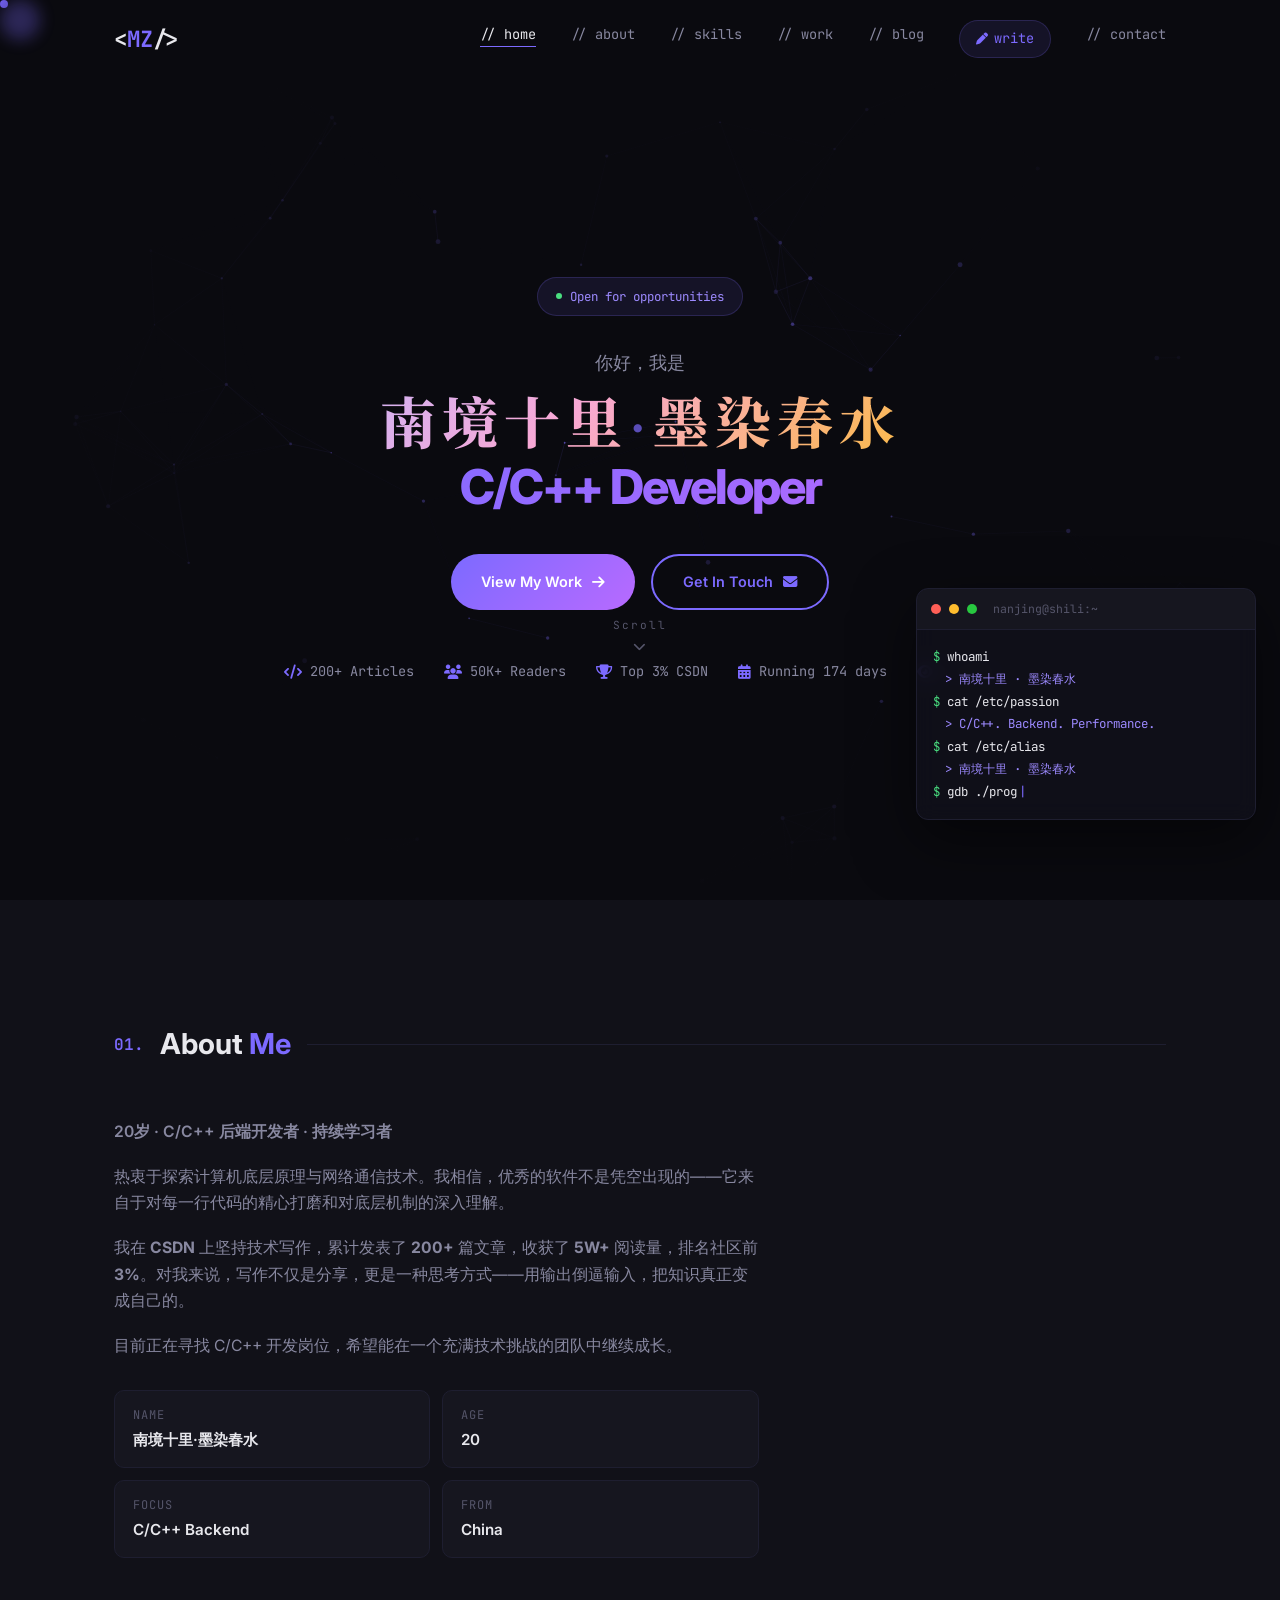
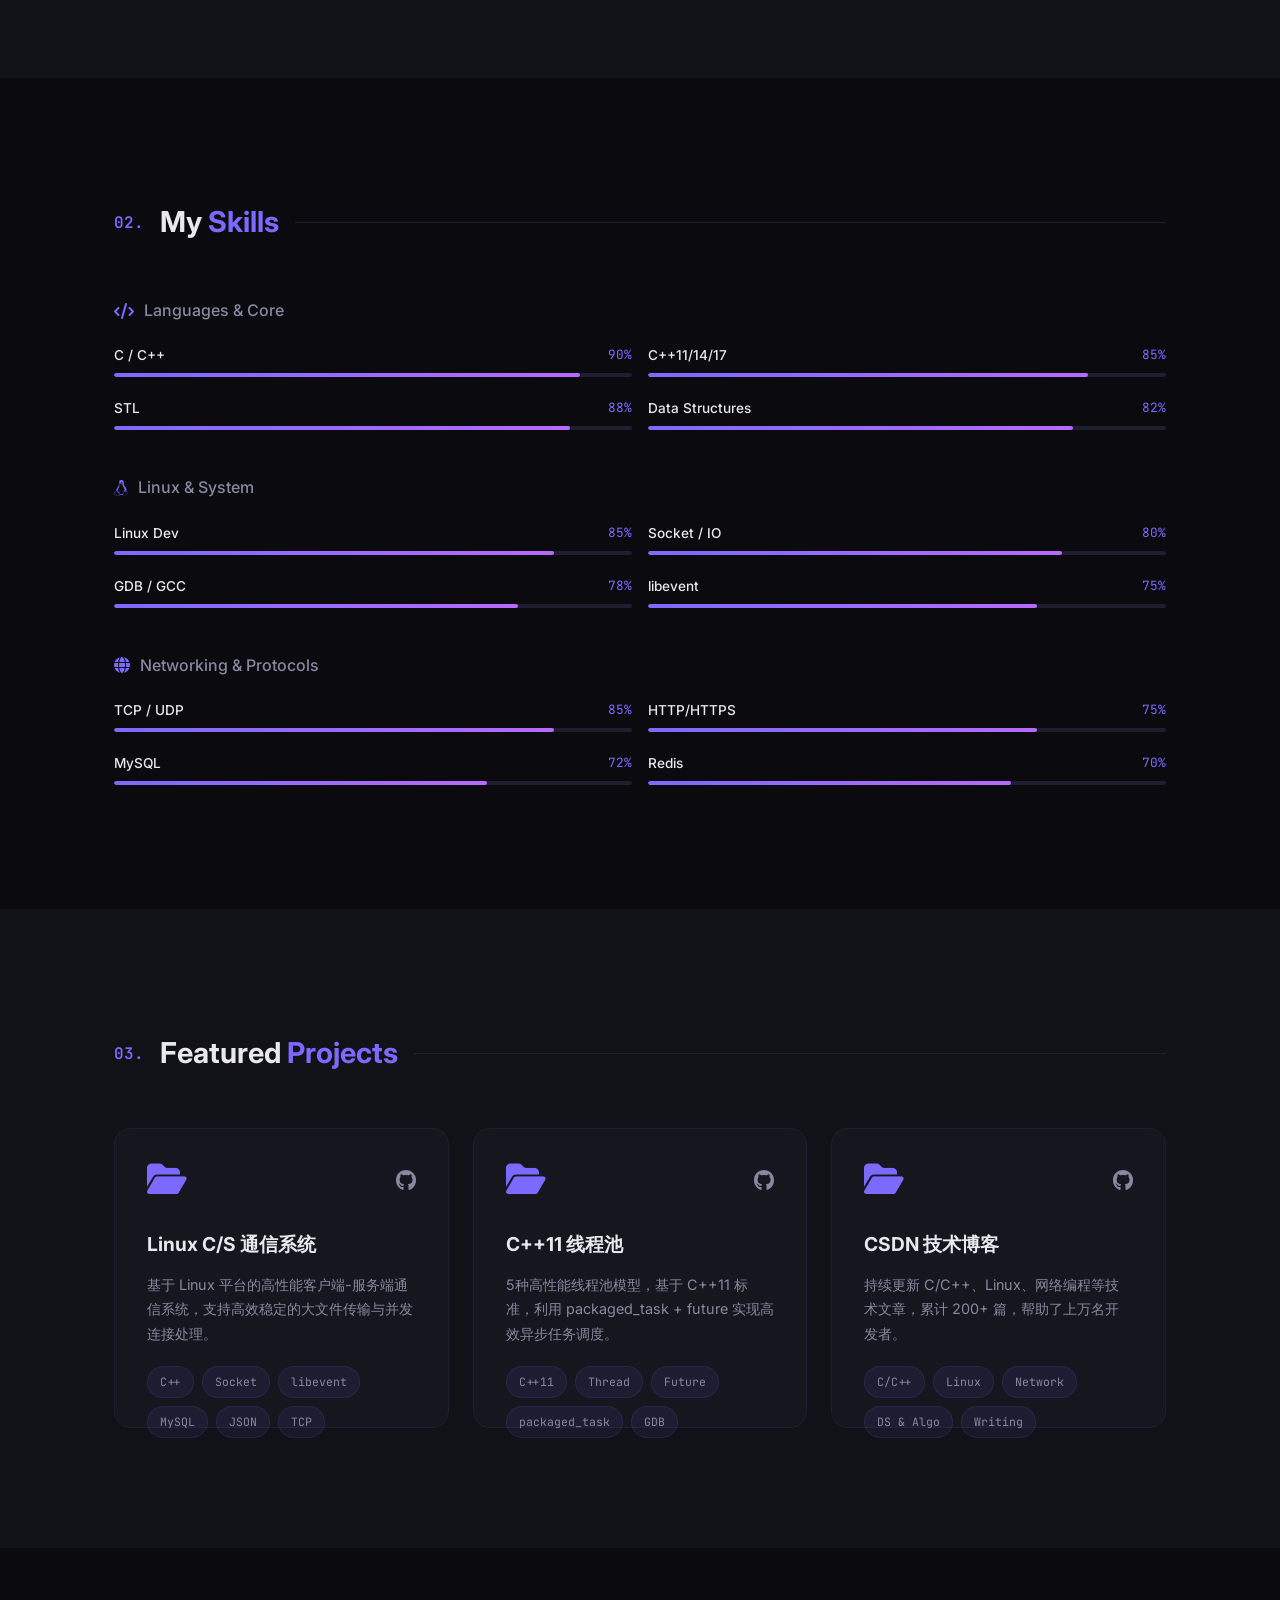
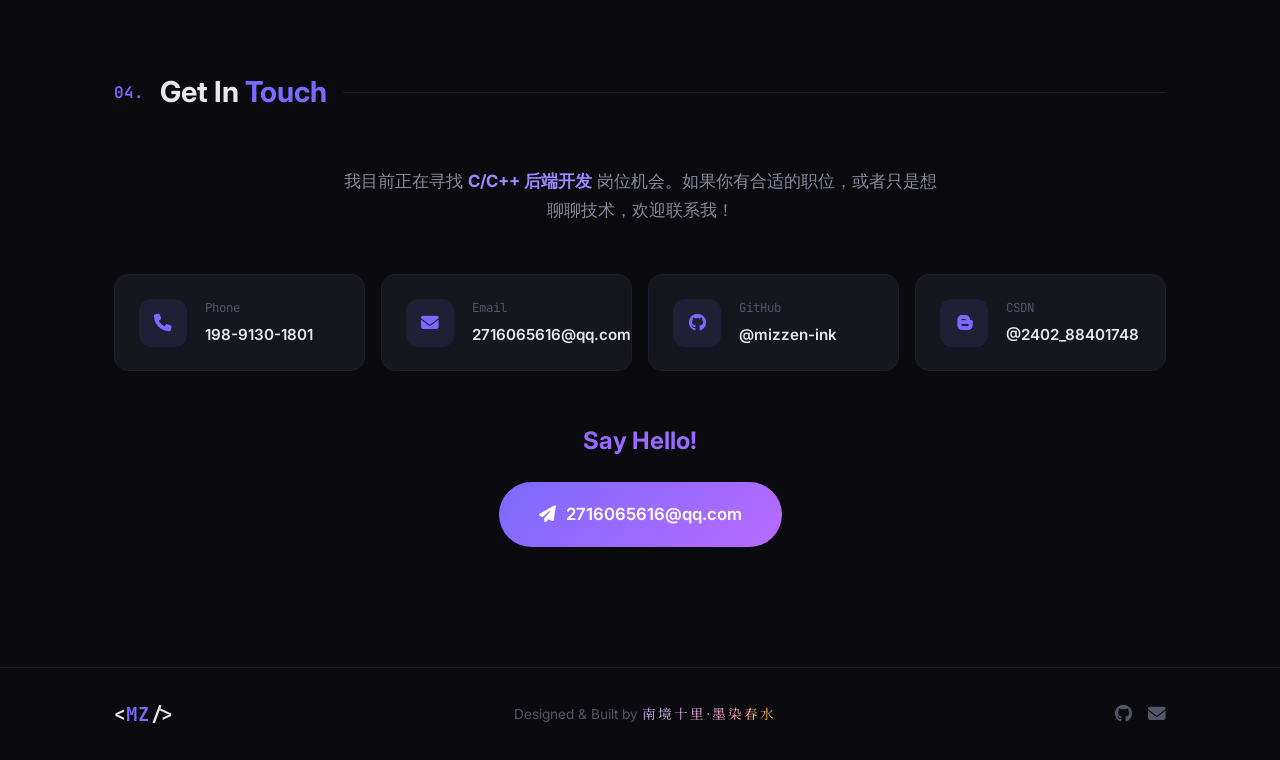
<file: index.html>
<!DOCTYPE html>
<html lang="zh-CN">
<head>
    <meta charset="UTF-8">
    <meta name="viewport" content="width=device-width, initial-scale=1.0">
    <title>南境十里·墨染春水 | C/C++ 开发工程师</title>
    <link rel="preconnect" href="https://fonts.googleapis.com">
    <link rel="preconnect" href="https://fonts.gstatic.com" crossorigin>
    <link href="https://fonts.googleapis.com/css2?family=JetBrains+Mono:wght@400;500;600;700;800&family=Inter:wght@300;400;500;600;700;800&family=Noto+Serif+SC:wght@400;600;700&display=swap" rel="stylesheet">
    <link rel="stylesheet" href="https://cdnjs.cloudflare.com/ajax/libs/font-awesome/6.5.1/css/all.min.css">
    <link rel="stylesheet" href="css/style.css">
</head>
<body>
    <div id="cursor"></div>
    <div id="cursor-blur"></div>

    <nav id="navbar">
        <div class="nav-container">
            <a href="#home" class="nav-logo">&lt;<span>MZ</span>/&gt;</a>
            <ul class="nav-menu">
                <li><a href="#home" class="nav-link active">// home</a></li>
                <li><a href="#about" class="nav-link">// about</a></li>
                <li><a href="#skills" class="nav-link">// skills</a></li>
                <li><a href="#projects" class="nav-link">// work</a></li>
                <li><a href="blog.html" class="nav-link">// blog</a></li>
                <li><a href="editor/" class="nav-link nav-write"><i class="fas fa-pen"></i> write</a></li>
                <li><a href="#contact" class="nav-link">// contact</a></li>
            </ul>
            <div class="nav-toggle">
                <span></span>
                <span></span>
                <span></span>
            </div>
        </div>
    </nav>

    <section id="home" class="hero">
        <canvas id="particle-canvas"></canvas>
        <div class="hero-overlay"></div>
        <div class="hero-container">
            <div class="hero-badge">
                <span class="badge-dot"></span>
                Open for opportunities
            </div>
            <div class="hero-text">
                <p class="hero-greeting">你好，我是</p>
                <h1 class="hero-title">
                    <span class="title-line title-name">南境十里<span class="title-dot">·</span>墨染春水</span>
                    <span class="title-line title-accent">C/C++ Developer</span>
                </h1>
            </div>
            <div class="hero-actions">
                <a href="#projects" class="btn btn-primary">
                    <span>View My Work</span>
                    <i class="fas fa-arrow-right"></i>
                </a>
                <a href="#contact" class="btn btn-outline">
                    <span>Get In Touch</span>
                    <i class="fas fa-envelope"></i>
                </a>
            </div>
            <div class="hero-status">
                <div class="status-item">
                    <i class="fas fa-code"></i>
                    <span>200+ Articles</span>
                </div>
                <div class="status-item">
                    <i class="fas fa-users"></i>
                    <span>50K+ Readers</span>
                </div>
                <div class="status-item">
                    <i class="fas fa-trophy"></i>
                    <span>Top 3% CSDN</span>
                </div>
                <div class="status-item">
                    <i class="fas fa-calendar-alt"></i>
                    <span id="site-age">Loading...</span>
                </div>
                <div class="status-item">
                    <i class="fas fa-eye"></i>
                    <span id="view-count"><span id="busuanzi_value_site_pv">0</span> Views</span>
                </div>
            </div>
            <div class="scroll-indicator">
                <span>Scroll</span>
                <i class="fas fa-chevron-down"></i>
            </div>
        </div>
        <div class="terminal-decoration">
            <div class="terminal-bar">
                <span class="terminal-dot red"></span>
                <span class="terminal-dot yellow"></span>
                <span class="terminal-dot green"></span>
                <span class="terminal-title">nanjing@shili:~</span>
            </div>
            <div class="terminal-body">
                <p><span class="prompt">$</span> <span class="cmd">whoami</span></p>
                <p class="output">&gt; 南境十里 · 墨染春水</p>
                <p><span class="prompt">$</span> <span class="cmd">cat /etc/passion</span></p>
                <p class="output">&gt; C/C++. Backend. Performance.</p>
                <p><span class="prompt">$</span> <span class="cmd">cat /etc/alias</span></p>
                <p class="output">&gt; 南境十里 · 墨染春水</p>
                <p><span class="prompt">$</span> <span class="cmd typing-cmd">./build.sh --target future</span><span class="typed-cursor">|</span></p>
            </div>
        </div>
    </section>

    <section id="about" class="about">
        <div class="container">
            <div class="section-header">
                <span class="section-number">01.</span>
                <h2 class="section-title">About <span>Me</span></h2>
                <div class="section-line"></div>
            </div>
            <div class="about-grid">
                <div class="about-text">
                    <p class="about-highlight">20岁 · C/C++ 后端开发者 · 持续学习者</p>
                    <p>热衷于探索计算机底层原理与网络通信技术。我相信，优秀的软件不是凭空出现的——它来自于对每一行代码的精心打磨和对底层机制的深入理解。</p>
                    <p>我在 <strong>CSDN</strong> 上坚持技术写作，累计发表了 <strong>200+</strong> 篇文章，收获了 <strong>5W+</strong> 阅读量，排名社区前 <strong>3%</strong>。对我来说，写作不仅是分享，更是一种思考方式——用输出倒逼输入，把知识真正变成自己的。</p>
                    <p>目前正在寻找 C/C++ 开发岗位，希望能在一个充满技术挑战的团队中继续成长。</p>
                    <div class="about-info">
                        <div class="info-item">
                            <span class="info-label">Name</span>
                            <span class="info-value">南境十里·墨染春水</span>
                        </div>
                        <div class="info-item">
                            <span class="info-label">Age</span>
                            <span class="info-value">20</span>
                        </div>
                        <div class="info-item">
                            <span class="info-label">Focus</span>
                            <span class="info-value">C/C++ Backend</span>
                        </div>
                        <div class="info-item">
                            <span class="info-label">From</span>
                            <span class="info-value">China</span>
                        </div>
                    </div>
                </div>
                <div class="about-stats">
                    <div class="stat-card">
                        <div class="stat-icon"><i class="fas fa-pen-fancy"></i></div>
                        <span class="stat-number" data-target="200">0</span>
                        <span class="stat-label">Articles</span>
                    </div>
                    <div class="stat-card">
                        <div class="stat-icon"><i class="fas fa-eye"></i></div>
                        <span class="stat-number" data-target="50">0</span>
                        <span class="stat-label">K+ Readers</span>
                    </div>
                    <div class="stat-card">
                        <div class="stat-icon"><i class="fas fa-chart-line"></i></div>
                        <span class="stat-number-pct">3%</span>
                        <span class="stat-label">CSDN Top</span>
                    </div>
                    <div class="stat-card">
                        <div class="stat-icon"><i class="fas fa-code-branch"></i></div>
                        <span class="stat-number" data-target="2">0</span>
                        <span class="stat-label">Projects</span>
                    </div>
                </div>
            </div>
        </div>
    </section>

    <section id="skills" class="skills">
        <div class="container">
            <div class="section-header">
                <span class="section-number">02.</span>
                <h2 class="section-title">My <span>Skills</span></h2>
                <div class="section-line"></div>
            </div>
            <div class="skills-content">
                <div class="skills-category">
                    <h3><i class="fas fa-code"></i> Languages & Core</h3>
                    <div class="skills-grid">
                        <div class="skill-item">
                            <div class="skill-info">
                                <span>C / C++</span>
                                <span class="skill-pct">90%</span>
                            </div>
                            <div class="skill-bar"><div class="skill-progress" data-width="90"></div></div>
                        </div>
                        <div class="skill-item">
                            <div class="skill-info">
                                <span>C++11/14/17</span>
                                <span class="skill-pct">85%</span>
                            </div>
                            <div class="skill-bar"><div class="skill-progress" data-width="85"></div></div>
                        </div>
                        <div class="skill-item">
                            <div class="skill-info">
                                <span>STL</span>
                                <span class="skill-pct">88%</span>
                            </div>
                            <div class="skill-bar"><div class="skill-progress" data-width="88"></div></div>
                        </div>
                        <div class="skill-item">
                            <div class="skill-info">
                                <span>Data Structures</span>
                                <span class="skill-pct">82%</span>
                            </div>
                            <div class="skill-bar"><div class="skill-progress" data-width="82"></div></div>
                        </div>
                    </div>
                </div>
                <div class="skills-category">
                    <h3><i class="fab fa-linux"></i> Linux & System</h3>
                    <div class="skills-grid">
                        <div class="skill-item">
                            <div class="skill-info">
                                <span>Linux Dev</span>
                                <span class="skill-pct">85%</span>
                            </div>
                            <div class="skill-bar"><div class="skill-progress" data-width="85"></div></div>
                        </div>
                        <div class="skill-item">
                            <div class="skill-info">
                                <span>Socket / IO</span>
                                <span class="skill-pct">80%</span>
                            </div>
                            <div class="skill-bar"><div class="skill-progress" data-width="80"></div></div>
                        </div>
                        <div class="skill-item">
                            <div class="skill-info">
                                <span>GDB / GCC</span>
                                <span class="skill-pct">78%</span>
                            </div>
                            <div class="skill-bar"><div class="skill-progress" data-width="78"></div></div>
                        </div>
                        <div class="skill-item">
                            <div class="skill-info">
                                <span>libevent</span>
                                <span class="skill-pct">75%</span>
                            </div>
                            <div class="skill-bar"><div class="skill-progress" data-width="75"></div></div>
                        </div>
                    </div>
                </div>
                <div class="skills-category">
                    <h3><i class="fas fa-globe"></i> Networking & Protocols</h3>
                    <div class="skills-grid">
                        <div class="skill-item">
                            <div class="skill-info">
                                <span>TCP / UDP</span>
                                <span class="skill-pct">85%</span>
                            </div>
                            <div class="skill-bar"><div class="skill-progress" data-width="85"></div></div>
                        </div>
                        <div class="skill-item">
                            <div class="skill-info">
                                <span>HTTP/HTTPS</span>
                                <span class="skill-pct">75%</span>
                            </div>
                            <div class="skill-bar"><div class="skill-progress" data-width="75"></div></div>
                        </div>
                        <div class="skill-item">
                            <div class="skill-info">
                                <span>MySQL</span>
                                <span class="skill-pct">72%</span>
                            </div>
                            <div class="skill-bar"><div class="skill-progress" data-width="72"></div></div>
                        </div>
                        <div class="skill-item">
                            <div class="skill-info">
                                <span>Redis</span>
                                <span class="skill-pct">70%</span>
                            </div>
                            <div class="skill-bar"><div class="skill-progress" data-width="70"></div></div>
                        </div>
                    </div>
                </div>
            </div>
        </div>
    </section>

    <section id="projects" class="projects">
        <div class="container">
            <div class="section-header">
                <span class="section-number">03.</span>
                <h2 class="section-title">Featured <span>Projects</span></h2>
                <div class="section-line"></div>
            </div>
            <div class="projects-grid">
                <div class="project-card">
                    <div class="project-card-inner">
                        <div class="project-front">
                            <div class="project-top">
                                <div class="project-folder"><i class="fas fa-folder-open"></i></div>
                                <div class="project-links">
                                    <a href="https://github.com/mizzen-ink/myproject" target="_blank" title="GitHub"><i class="fab fa-github"></i></a>
                                </div>
                            </div>
                            <h3 class="project-title">Linux C/S 通信系统</h3>
                            <p class="project-desc">基于 Linux 平台的高性能客户端-服务端通信系统，支持高效稳定的大文件传输与并发连接处理。</p>
                            <div class="project-techs">
                                <span>C++</span><span>Socket</span><span>libevent</span>
                                <span>MySQL</span><span>JSON</span><span>TCP</span>
                            </div>
                        </div>
                    </div>
                </div>
                <div class="project-card">
                    <div class="project-card-inner">
                        <div class="project-front">
                            <div class="project-top">
                                <div class="project-folder"><i class="fas fa-folder-open"></i></div>
                                <div class="project-links">
                                    <a href="https://github.com/mizzen-ink/threadpool" target="_blank" title="GitHub"><i class="fab fa-github"></i></a>
                                </div>
                            </div>
                            <h3 class="project-title">C++11 线程池</h3>
                            <p class="project-desc">5种高性能线程池模型，基于 C++11 标准，利用 packaged_task + future 实现高效异步任务调度。</p>
                            <div class="project-techs">
                                <span>C++11</span><span>Thread</span><span>Future</span>
                                <span>packaged_task</span><span>GDB</span>
                            </div>
                        </div>
                    </div>
                </div>
                <div class="project-card">
                    <div class="project-card-inner">
                        <div class="project-front">
                            <div class="project-top">
                                <div class="project-folder"><i class="fas fa-folder-open"></i></div>
                                <div class="project-links">
                                    <a href="https://github.com/mizzen-ink" target="_blank" title="GitHub"><i class="fab fa-github"></i></a>
                                </div>
                            </div>
                            <h3 class="project-title">CSDN 技术博客</h3>
                            <p class="project-desc">持续更新 C/C++、Linux、网络编程等技术文章，累计 200+ 篇，帮助了上万名开发者。</p>
                            <div class="project-techs">
                                <span>C/C++</span><span>Linux</span><span>Network</span>
                                <span>DS & Algo</span><span>Writing</span>
                            </div>
                        </div>
                    </div>
                </div>
            </div>
        </div>
    </section>

    <section id="contact" class="contact">
        <div class="container">
            <div class="section-header">
                <span class="section-number">04.</span>
                <h2 class="section-title">Get In <span>Touch</span></h2>
                <div class="section-line"></div>
            </div>
            <div class="contact-content">
                <div class="contact-text">
                    <p>我目前正在寻找 <strong>C/C++ 后端开发</strong> 岗位机会。如果你有合适的职位，或者只是想聊聊技术，欢迎联系我！</p>
                </div>
                <div class="contact-cards">
                    <a href="tel:19891301801" class="contact-card">
                        <div class="contact-card-icon"><i class="fas fa-phone"></i></div>
                        <div class="contact-card-info">
                            <span class="contact-card-label">Phone</span>
                            <span class="contact-card-value">198-9130-1801</span>
                        </div>
                    </a>
                    <a href="mailto:2716065616@qq.com" class="contact-card">
                        <div class="contact-card-icon"><i class="fas fa-envelope"></i></div>
                        <div class="contact-card-info">
                            <span class="contact-card-label">Email</span>
                            <span class="contact-card-value">2716065616@qq.com</span>
                        </div>
                    </a>
                    <a href="https://github.com/mizzen-ink" target="_blank" class="contact-card">
                        <div class="contact-card-icon"><i class="fab fa-github"></i></div>
                        <div class="contact-card-info">
                            <span class="contact-card-label">GitHub</span>
                            <span class="contact-card-value">@mizzen-ink</span>
                        </div>
                    </a>
                    <a href="https://blog.csdn.net/2402_88401748" target="_blank" class="contact-card">
                        <div class="contact-card-icon"><i class="fab fa-blogger-b"></i></div>
                        <div class="contact-card-info">
                            <span class="contact-card-label">CSDN</span>
                            <span class="contact-card-value">@2402_88401748</span>
                        </div>
                    </a>
                </div>
                <div class="contact-cta">
                    <p>Say Hello!</p>
                    <a href="mailto:2716065616@qq.com" class="btn btn-primary btn-large">
                        <i class="fas fa-paper-plane"></i>
                        <span>2716065616@qq.com</span>
                    </a>
                </div>
            </div>
        </div>
    </section>

    <footer>
        <div class="footer-container">
            <div class="footer-logo">&lt;<span>MZ</span>/&gt;</div>
            <p class="footer-text">Designed & Built by <span class="footer-alias">南境十里·墨染春水</span></p>
            <div class="footer-socials">
                <a href="https://github.com/mizzen-ink" target="_blank"><i class="fab fa-github"></i></a>
                <a href="mailto:2716065616@qq.com"><i class="fas fa-envelope"></i></a>
            </div>
        </div>
    </footer>

    <script src="js/main.js"></script>
    <script async src="https://busuanzi.ibruce.info/busuanzi/2.3/busuanzi.pure.mini.js"></script>
</body>
</html>
</file>
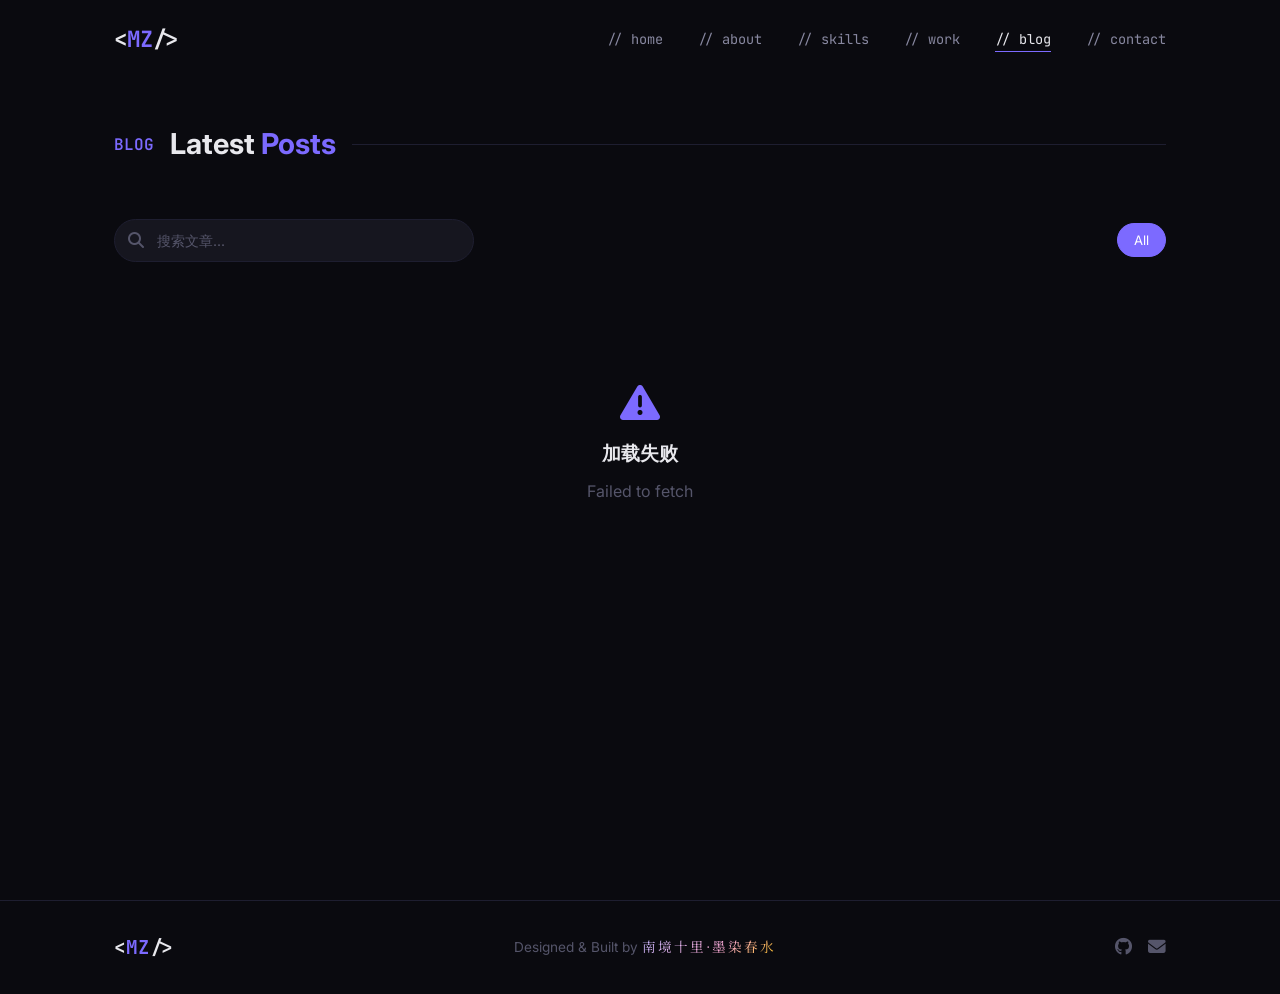
<file: blog.html>
<!DOCTYPE html>
<html lang="zh-CN">
<head>
    <meta charset="UTF-8">
    <meta name="viewport" content="width=device-width, initial-scale=1.0">
    <title>博客 | 南境十里·墨染春水</title>
    <link rel="preconnect" href="https://fonts.googleapis.com">
    <link rel="preconnect" href="https://fonts.gstatic.com" crossorigin>
    <link href="https://fonts.googleapis.com/css2?family=JetBrains+Mono:wght@400;500;600;700;800&family=Inter:wght@300;400;500;600;700;800&family=Noto+Serif+SC:wght@400;600;700&display=swap" rel="stylesheet">
    <link rel="stylesheet" href="https://cdnjs.cloudflare.com/ajax/libs/font-awesome/6.5.1/css/all.min.css">
    <link rel="stylesheet" href="css/style.css">
</head>
<body>
    <nav id="navbar">
        <div class="nav-container">
            <a href="index.html" class="nav-logo">&lt;<span>MZ</span>/&gt;</a>
            <ul class="nav-menu">
                <li><a href="index.html" class="nav-link">// home</a></li>
                <li><a href="index.html#about" class="nav-link">// about</a></li>
                <li><a href="index.html#skills" class="nav-link">// skills</a></li>
                <li><a href="index.html#projects" class="nav-link">// work</a></li>
                <li><a href="blog.html" class="nav-link active">// blog</a></li>
                <li><a href="index.html#contact" class="nav-link">// contact</a></li>
            </ul>
            <div class="nav-toggle"><span></span><span></span><span></span></div>
        </div>
    </nav>

    <section class="blog-page">
        <div class="container">
            <div class="section-header" style="padding-top: 120px;">
                <span class="section-number">BLOG</span>
                <h2 class="section-title">Latest <span>Posts</span></h2>
                <div class="section-line"></div>
            </div>

            <div class="blog-toolbar">
                <div class="blog-search">
                    <i class="fas fa-search"></i>
                    <input type="text" id="blog-search" placeholder="搜索文章..." oninput="filterPosts()">
                </div>
                <div class="blog-filter">
                    <button class="filter-btn active" data-filter="all" onclick="filterByTag('all')">All</button>
                </div>
            </div>

            <div id="blog-list" class="blog-list">
                <div class="blog-loading">
                    <i class="fas fa-spinner fa-spin"></i>
                    <p>加载文章中...</p>
                </div>
            </div>
        </div>
    </section>

    <footer>
        <div class="footer-container">
            <div class="footer-logo">&lt;<span>MZ</span>/&gt;</div>
            <p class="footer-text">Designed & Built by <span class="footer-alias">南境十里·墨染春水</span></p>
            <div class="footer-socials">
                <a href="https://github.com/mizzen-ink" target="_blank"><i class="fab fa-github"></i></a>
                <a href="mailto:2716065616@qq.com"><i class="fas fa-envelope"></i></a>
            </div>
        </div>
    </footer>

    <script src="js/blog.js"></script>
    <script src="js/main.js"></script>
    <script async src="https://busuanzi.ibruce.info/busuanzi/2.3/busuanzi.pure.mini.js"></script>
</body>
</html>
</file>
<file: css/style.css>
/* ============================================
   南境十里·墨染春水 | Personal Portfolio
   Modern Dark Theme with Glassmorphism
   ============================================ */

:root {
    --bg-primary: #0a0a0f;
    --bg-secondary: #111118;
    --bg-card: #16161f;
    --bg-card-hover: #1c1c2a;
    --text-primary: #e8e8ed;
    --text-secondary: #8888a0;
    --text-muted: #55556a;
    --accent: #7c6aff;
    --accent-light: #9d8aff;
    --accent-glow: rgba(124, 106, 255, 0.25);
    --accent-gradient: linear-gradient(135deg, #7c6aff, #b86aff);
    --border: #1e1e30;
    --border-light: #2a2a40;
    --font-mono: 'JetBrains Mono', 'Fira Code', monospace;
    --font-sans: 'Inter', -apple-system, 'PingFang SC', 'Microsoft YaHei', sans-serif;
    --transition: all 0.3s cubic-bezier(0.4, 0, 0.2, 1);
    --shadow: 0 8px 40px rgba(0, 0, 0, 0.3);
    --glow: 0 0 40px var(--accent-glow);
}

* { margin: 0; padding: 0; box-sizing: border-box; }

html { scroll-behavior: smooth; scrollbar-width: thin; scrollbar-color: var(--accent) var(--bg-primary); }

::-webkit-scrollbar { width: 6px; }
::-webkit-scrollbar-track { background: var(--bg-primary); }
::-webkit-scrollbar-thumb { background: var(--accent); border-radius: 3px; }

body {
    font-family: var(--font-sans);
    background: var(--bg-primary);
    color: var(--text-primary);
    line-height: 1.7;
    overflow-x: hidden;
    cursor: none;
}

a { text-decoration: none; color: inherit; }
ul { list-style: none; }

.container {
    max-width: 1100px;
    margin: 0 auto;
    padding: 0 24px;
}

/* ============================================
   Custom Cursor
   ============================================ */
#cursor {
    position: fixed;
    width: 8px;
    height: 8px;
    background: var(--accent);
    border-radius: 50%;
    pointer-events: none;
    z-index: 9999;
    transition: transform 0.1s;
    mix-blend-mode: difference;
}
#cursor-blur {
    position: fixed;
    width: 40px;
    height: 40px;
    background: var(--accent);
    border-radius: 50%;
    pointer-events: none;
    z-index: 9998;
    filter: blur(8px);
    opacity: 0.3;
    transition: all 0.15s;
}

/* ============================================
   Navigation
   ============================================ */
#navbar {
    position: fixed;
    top: 0;
    width: 100%;
    z-index: 1000;
    padding: 20px 0;
    transition: var(--transition);
}
#navbar.scrolled {
    background: rgba(10, 10, 15, 0.85);
    backdrop-filter: blur(20px);
    -webkit-backdrop-filter: blur(20px);
    border-bottom: 1px solid var(--border);
    padding: 12px 0;
}
.nav-container {
    max-width: 1100px;
    margin: 0 auto;
    padding: 0 24px;
    display: flex;
    justify-content: space-between;
    align-items: center;
}
.nav-logo {
    font-family: var(--font-mono);
    font-size: 1.4rem;
    font-weight: 700;
    color: var(--text-primary);
}
.nav-logo span { color: var(--accent); }
.nav-menu { display: flex; gap: 35px; }
.nav-link {
    font-family: var(--font-mono);
    font-size: 0.85rem;
    color: var(--text-secondary);
    transition: var(--transition);
    position: relative;
}
.nav-link::after {
    content: '';
    position: absolute;
    bottom: -4px;
    left: 0;
    width: 0;
    height: 1.5px;
    background: var(--accent);
    transition: var(--transition);
}
.nav-link:hover, .nav-link.active { color: var(--text-primary); }
.nav-link:hover::after, .nav-link.active::after { width: 100%; }
.nav-write {
    color: var(--accent) !important;
    background: rgba(124, 106, 255, 0.1);
    padding: 6px 16px;
    border-radius: 50px;
    border: 1px solid rgba(124, 106, 255, 0.2);
    display: flex;
    align-items: center;
    gap: 6px;
}
.nav-write i { font-size: 0.75rem; }
.nav-write:hover { background: var(--accent) !important; color: white !important; }
.nav-write::after { display: none; }
.nav-toggle { display: none; flex-direction: column; gap: 5px; cursor: pointer; padding: 5px; }
.nav-toggle span {
    display: block;
    width: 26px;
    height: 2px;
    background: var(--text-primary);
    border-radius: 2px;
    transition: var(--transition);
}
.nav-toggle.active span:nth-child(1) { transform: rotate(45deg) translate(5px, 5px); }
.nav-toggle.active span:nth-child(2) { opacity: 0; }
.nav-toggle.active span:nth-child(3) { transform: rotate(-45deg) translate(5px, -5px); }

/* ============================================
   Section Header
   ============================================ */
.section-header {
    display: flex;
    align-items: center;
    gap: 16px;
    margin-bottom: 50px;
}
.section-number {
    font-family: var(--font-mono);
    font-size: 1rem;
    color: var(--accent);
    font-weight: 600;
}
.section-title {
    font-size: 1.8rem;
    font-weight: 700;
    white-space: nowrap;
}
.section-title span { color: var(--accent); }
.section-line {
    flex: 1;
    height: 1px;
    background: var(--border);
}

/* ============================================
   Hero Section
   ============================================ */
.hero {
    min-height: 100vh;
    display: flex;
    align-items: center;
    justify-content: center;
    position: relative;
    overflow: hidden;
    padding: 120px 24px 60px;
}
#particle-canvas {
    position: absolute;
    top: 0; left: 0;
    width: 100%; height: 100%;
    z-index: 0;
}
.hero-overlay {
    position: absolute;
    top: 0; left: 0;
    width: 100%; height: 100%;
    background: radial-gradient(ellipse at center, transparent 0%, var(--bg-primary) 70%);
    z-index: 1;
}
.hero-container {
    position: relative;
    z-index: 2;
    text-align: center;
    max-width: 800px;
}
.hero-badge {
    display: inline-flex;
    align-items: center;
    gap: 8px;
    font-family: var(--font-mono);
    font-size: 0.78rem;
    color: var(--accent-light);
    background: rgba(124, 106, 255, 0.1);
    border: 1px solid rgba(124, 106, 255, 0.2);
    padding: 8px 18px;
    border-radius: 50px;
    margin-bottom: 32px;
    animation: fadeInUp 0.8s ease;
}
.badge-dot {
    width: 6px; height: 6px;
    background: #4ade80;
    border-radius: 50%;
    animation: pulse-dot 2s infinite;
}
@keyframes pulse-dot {
    0%, 100% { opacity: 1; }
    50% { opacity: 0.4; }
}
.hero-text { margin-bottom: 40px; }
.hero-greeting {
    font-size: 1.1rem;
    color: var(--text-secondary);
    margin-bottom: 12px;
    animation: fadeInUp 0.8s ease 0.1s both;
}
.hero-title { animation: fadeInUp 0.8s ease 0.2s both; }
.title-line {
    display: block;
    font-size: clamp(2.8rem, 8vw, 4.5rem);
    font-weight: 800;
    line-height: 1.1;
    letter-spacing: -2px;
}
.title-name {
    font-family: 'Noto Serif SC', 'STSong', 'SimSun', serif;
    font-size: clamp(2rem, 6vw, 3.5rem);
    letter-spacing: 6px;
    background: linear-gradient(135deg, #c4b5fd 0%, #f9a8d4 40%, #fbbf24 100%);
    -webkit-background-clip: text;
    -webkit-text-fill-color: transparent;
    background-clip: text;
    padding-bottom: 8px;
}
.title-dot {
    font-family: var(--font-sans);
    -webkit-text-fill-color: var(--accent);
    color: var(--accent);
    margin: 0 4px;
    font-size: 0.8em;
    opacity: 0.7;
}
.title-accent {
    background: var(--accent-gradient);
    -webkit-background-clip: text;
    -webkit-text-fill-color: transparent;
    background-clip: text;
    font-size: clamp(1.8rem, 5vw, 3rem);
}
.hero-actions {
    display: flex;
    justify-content: center;
    gap: 16px;
    margin-bottom: 50px;
    animation: fadeInUp 0.8s ease 0.4s both;
}
.hero-status {
    display: flex;
    justify-content: center;
    gap: 30px;
    animation: fadeInUp 0.8s ease 0.5s both;
}
.status-item {
    display: flex;
    align-items: center;
    gap: 8px;
    font-size: 0.85rem;
    color: var(--text-secondary);
    font-family: var(--font-mono);
}
.status-item i {
    color: var(--accent);
    font-size: 0.9rem;
}
.scroll-indicator {
    position: absolute;
    bottom: 30px;
    left: 50%;
    transform: translateX(-50%);
    display: flex;
    flex-direction: column;
    align-items: center;
    gap: 6px;
    color: var(--text-muted);
    font-family: var(--font-mono);
    font-size: 0.7rem;
    animation: float 3s ease-in-out infinite;
    letter-spacing: 2px;
}
.scroll-indicator i { font-size: 0.8rem; }
@keyframes float {
    0%, 100% { transform: translateX(-50%) translateY(0); }
    50% { transform: translateX(-50%) translateY(8px); }
}

/* ============================================
   Terminal Decoration
   ============================================ */
.terminal-decoration {
    position: absolute;
    bottom: 80px;
    right: 24px;
    width: 340px;
    background: rgba(16, 16, 26, 0.9);
    border: 1px solid var(--border);
    border-radius: 12px;
    overflow: hidden;
    backdrop-filter: blur(10px);
    box-shadow: 0 20px 60px rgba(0,0,0,0.5);
    animation: fadeIn 1s ease 0.8s both;
    z-index: 2;
}
.terminal-bar {
    display: flex;
    align-items: center;
    gap: 8px;
    padding: 10px 14px;
    background: rgba(255,255,255,0.03);
    border-bottom: 1px solid var(--border);
}
.terminal-dot { width: 10px; height: 10px; border-radius: 50%; }
.terminal-dot.red { background: #ff5f57; }
.terminal-dot.yellow { background: #ffbd2e; }
.terminal-dot.green { background: #28c840; }
.terminal-title {
    font-family: var(--font-mono);
    font-size: 0.72rem;
    color: var(--text-muted);
    margin-left: 8px;
}
.terminal-body {
    padding: 16px;
    font-family: var(--font-mono);
    font-size: 0.78rem;
    line-height: 1.8;
}
.terminal-body .prompt { color: #4ade80; }
.terminal-body .cmd { color: var(--text-primary); }
.terminal-body .output { color: var(--accent-light); margin-left: 12px; }
.typing-cmd { color: var(--text-primary); }
.typed-cursor {
    display: inline-block;
    color: var(--accent);
    animation: blink 0.7s infinite;
    margin-left: 2px;
}
@keyframes blink {
    0%, 100% { opacity: 1; }
    50% { opacity: 0; }
}

/* ============================================
   Buttons
   ============================================ */
.btn {
    display: inline-flex;
    align-items: center;
    gap: 10px;
    padding: 14px 30px;
    border-radius: 50px;
    font-family: var(--font-sans);
    font-size: 0.9rem;
    font-weight: 600;
    cursor: pointer;
    transition: var(--transition);
    border: 2px solid transparent;
}
.btn-primary {
    background: var(--accent-gradient);
    color: white;
    border: none;
    position: relative;
    overflow: hidden;
}
.btn-primary::before {
    content: '';
    position: absolute;
    top: 0; left: -100%;
    width: 100%; height: 100%;
    background: linear-gradient(90deg, transparent, rgba(255,255,255,0.15), transparent);
    transition: 0.5s;
}
.btn-primary:hover::before { left: 100%; }
.btn-primary:hover {
    transform: translateY(-2px);
    box-shadow: 0 12px 35px rgba(124, 106, 255, 0.4);
}
.btn-outline {
    background: transparent;
    border-color: var(--accent);
    color: var(--accent);
}
.btn-outline:hover {
    background: rgba(124, 106, 255, 0.1);
    transform: translateY(-2px);
}
.btn-large { padding: 18px 40px; font-size: 1.05rem; }

/* ============================================
   About
   ============================================ */
.about {
    padding: 120px 0;
    background: var(--bg-secondary);
    position: relative;
}
.about-grid {
    display: grid;
    grid-template-columns: 1.3fr 0.7fr;
    gap: 60px;
    align-items: start;
}
.about-highlight {
    font-size: 1.2rem;
    color: var(--accent-light);
    font-weight: 600;
    margin-bottom: 20px;
}
.about-text p {
    color: var(--text-secondary);
    margin-bottom: 18px;
    font-size: 0.98rem;
}
.about-info {
    display: grid;
    grid-template-columns: 1fr 1fr;
    gap: 12px;
    margin-top: 30px;
}
.info-item {
    display: flex;
    flex-direction: column;
    gap: 2px;
    background: var(--bg-card);
    padding: 14px 18px;
    border-radius: 10px;
    border: 1px solid var(--border);
}
.info-label {
    font-size: 0.75rem;
    color: var(--text-muted);
    font-family: var(--font-mono);
    text-transform: uppercase;
    letter-spacing: 1px;
}
.info-value {
    font-size: 0.95rem;
    font-weight: 600;
}
.about-stats {
    display: grid;
    grid-template-columns: 1fr 1fr;
    gap: 16px;
}
.stat-card {
    background: var(--bg-card);
    padding: 28px 20px;
    border-radius: 16px;
    border: 1px solid var(--border);
    text-align: center;
    transition: var(--transition);
    position: relative;
    overflow: hidden;
}
.stat-card::before {
    content: '';
    position: absolute;
    top: 0; left: 0;
    width: 100%; height: 2px;
    background: var(--accent-gradient);
    opacity: 0;
    transition: var(--transition);
}
.stat-card:hover {
    border-color: rgba(124, 106, 255, 0.3);
    transform: translateY(-4px);
    box-shadow: var(--shadow);
}
.stat-card:hover::before { opacity: 1; }
.stat-icon {
    font-size: 1.5rem;
    color: var(--accent);
    margin-bottom: 12px;
}
.stat-number, .stat-number-pct {
    display: block;
    font-size: 2rem;
    font-weight: 800;
    background: var(--accent-gradient);
    -webkit-background-clip: text;
    -webkit-text-fill-color: transparent;
    background-clip: text;
    font-family: var(--font-mono);
}
.stat-label {
    display: block;
    font-size: 0.82rem;
    color: var(--text-secondary);
    margin-top: 4px;
}

/* ============================================
   Skills
   ============================================ */
.skills {
    padding: 120px 0;
    background: var(--bg-primary);
}
.skills-content {
    display: flex;
    flex-direction: column;
    gap: 40px;
}
.skills-category h3 {
    font-size: 1rem;
    color: var(--text-secondary);
    margin-bottom: 20px;
    display: flex;
    align-items: center;
    gap: 10px;
    font-weight: 500;
}
.skills-category h3 i { color: var(--accent); }
.skills-grid {
    display: grid;
    grid-template-columns: 1fr 1fr;
    gap: 16px;
}
.skill-item { margin-bottom: 4px; }
.skill-info {
    display: flex;
    justify-content: space-between;
    margin-bottom: 6px;
    font-size: 0.85rem;
}
.skill-info span:first-child { color: var(--text-primary); font-weight: 500; }
.skill-pct { color: var(--accent); font-family: var(--font-mono); font-size: 0.8rem; }
.skill-bar {
    height: 4px;
    background: var(--border);
    border-radius: 4px;
    overflow: hidden;
}
.skill-progress {
    height: 100%;
    background: var(--accent-gradient);
    border-radius: 4px;
    width: 0;
    transition: width 1.2s cubic-bezier(0.4, 0, 0.2, 1);
}

/* ============================================
   Projects
   ============================================ */
.projects {
    padding: 120px 0;
    background: var(--bg-secondary);
}
.projects-grid {
    display: grid;
    grid-template-columns: repeat(auto-fit, minmax(320px, 1fr));
    gap: 24px;
}
.project-card {
    perspective: 1000px;
    height: 300px;
}
.project-card-inner {
    position: relative;
    width: 100%;
    height: 100%;
    transition: transform 0.6s cubic-bezier(0.4, 0, 0.2, 1);
    transform-style: preserve-3d;
}
.project-card:hover .project-card-inner {
    transform: rotateY(10deg) rotateX(-5deg);
}
.project-front {
    position: absolute;
    width: 100%;
    height: 100%;
    background: var(--bg-card);
    border: 1px solid var(--border);
    border-radius: 16px;
    padding: 32px;
    display: flex;
    flex-direction: column;
    backface-visibility: hidden;
    transition: var(--transition);
}
.project-card:hover .project-front {
    border-color: rgba(124, 106, 255, 0.3);
    box-shadow: 0 20px 60px rgba(124, 106, 255, 0.08);
}
.project-top {
    display: flex;
    justify-content: space-between;
    align-items: center;
    margin-bottom: 28px;
}
.project-folder i { font-size: 2.2rem; color: var(--accent); }
.project-links a {
    color: var(--text-secondary);
    font-size: 1.3rem;
    transition: var(--transition);
}
.project-links a:hover { color: var(--accent); transform: translateY(-2px); }
.project-title {
    font-size: 1.2rem;
    font-weight: 700;
    margin-bottom: 12px;
}
.project-desc {
    color: var(--text-secondary);
    font-size: 0.9rem;
    line-height: 1.7;
    flex: 1;
}
.project-techs {
    display: flex;
    flex-wrap: wrap;
    gap: 8px;
    margin-top: 20px;
}
.project-techs span {
    font-family: var(--font-mono);
    font-size: 0.72rem;
    color: var(--text-secondary);
    background: rgba(124, 106, 255, 0.08);
    padding: 5px 12px;
    border-radius: 50px;
    border: 1px solid rgba(124, 106, 255, 0.12);
}

/* ============================================
   Blog Page
   ============================================ */
.blog-page {
    min-height: 100vh;
    padding-bottom: 80px;
}
.blog-toolbar {
    display: flex;
    justify-content: space-between;
    align-items: center;
    gap: 16px;
    margin-bottom: 40px;
    flex-wrap: wrap;
}
.blog-search {
    position: relative;
    flex: 1;
    max-width: 360px;
}
.blog-search i {
    position: absolute;
    left: 14px;
    top: 50%;
    transform: translateY(-50%);
    color: var(--text-muted);
}
.blog-search input {
    width: 100%;
    background: var(--bg-card);
    border: 1px solid var(--border);
    border-radius: 50px;
    padding: 12px 16px 12px 42px;
    color: var(--text-primary);
    font-family: var(--font-sans);
    font-size: 0.88rem;
    outline: none;
    transition: var(--transition);
}
.blog-search input:focus {
    border-color: var(--accent);
    box-shadow: 0 0 0 2px var(--accent-glow);
}
.blog-search input::placeholder { color: var(--text-muted); }
.blog-filter {
    display: flex;
    gap: 8px;
    flex-wrap: wrap;
}
.filter-btn {
    padding: 8px 16px;
    border-radius: 50px;
    background: var(--bg-card);
    border: 1px solid var(--border);
    color: var(--text-secondary);
    font-family: var(--font-sans);
    font-size: 0.82rem;
    cursor: pointer;
    transition: var(--transition);
}
.filter-btn:hover { border-color: rgba(124, 106, 255, 0.3); color: var(--text-primary); }
.filter-btn.active {
    background: var(--accent);
    border-color: var(--accent);
    color: white;
}
.blog-list {
    display: flex;
    flex-direction: column;
    gap: 16px;
}
.blog-card {
    display: block;
    background: var(--bg-card);
    border: 1px solid var(--border);
    border-radius: 16px;
    padding: 28px 32px;
    transition: var(--transition);
    position: relative;
    overflow: hidden;
}
.blog-card::before {
    content: '';
    position: absolute;
    top: 0;
    left: 0;
    width: 3px;
    height: 100%;
    background: var(--accent-gradient);
    opacity: 0;
    transition: var(--transition);
}
.blog-card:hover {
    border-color: rgba(124, 106, 255, 0.3);
    transform: translateX(4px);
    box-shadow: var(--shadow);
}
.blog-card:hover::before { opacity: 1; }
.blog-card-date {
    font-family: var(--font-mono);
    font-size: 0.78rem;
    color: var(--text-muted);
    margin-bottom: 8px;
}
.blog-card-title {
    font-size: 1.2rem;
    font-weight: 700;
    margin-bottom: 8px;
    color: var(--text-primary);
}
.blog-card-desc {
    font-size: 0.9rem;
    color: var(--text-secondary);
    margin-bottom: 14px;
    line-height: 1.6;
}
.blog-card-tags { display: flex; gap: 6px; flex-wrap: wrap; margin-bottom: 14px; }
.blog-tag {
    font-size: 0.72rem;
    color: var(--accent);
    background: rgba(124, 106, 255, 0.08);
    border: 1px solid rgba(124, 106, 255, 0.15);
    padding: 4px 12px;
    border-radius: 50px;
    font-family: var(--font-mono);
}
.blog-card-arrow {
    display: flex;
    align-items: center;
    gap: 6px;
    font-family: var(--font-mono);
    font-size: 0.78rem;
    color: var(--accent);
}
.blog-card-arrow i {
    font-size: 0.7rem;
    transition: var(--transition);
}
.blog-card:hover .blog-card-arrow i { transform: translateX(4px); }
.blog-loading, .blog-empty {
    text-align: center;
    padding: 80px 0;
    color: var(--text-muted);
}
.blog-loading i, .blog-empty i {
    font-size: 2.5rem;
    color: var(--accent);
    margin-bottom: 16px;
}
.blog-empty h3 { color: var(--text-primary); margin-bottom: 8px; }
.blog-empty p { margin-bottom: 20px; }

/* ============================================
   Contact
   ============================================ */
.contact {
    padding: 120px 0;
    background: var(--bg-primary);
}
.contact-text {
    text-align: center;
    max-width: 600px;
    margin: 0 auto 50px;
    font-size: 1.05rem;
    color: var(--text-secondary);
}
.contact-text strong { color: var(--accent-light); }
.contact-cards {
    display: grid;
    grid-template-columns: repeat(auto-fit, minmax(240px, 1fr));
    gap: 16px;
    margin-bottom: 50px;
}
.contact-card {
    display: flex;
    align-items: center;
    gap: 18px;
    background: var(--bg-card);
    border: 1px solid var(--border);
    border-radius: 14px;
    padding: 22px 24px;
    transition: var(--transition);
}
.contact-card:hover {
    border-color: rgba(124, 106, 255, 0.3);
    transform: translateY(-3px);
    box-shadow: var(--shadow);
}
.contact-card-icon {
    width: 48px;
    height: 48px;
    display: flex;
    align-items: center;
    justify-content: center;
    background: rgba(124, 106, 255, 0.1);
    border-radius: 12px;
    color: var(--accent);
    font-size: 1.1rem;
    flex-shrink: 0;
}
.contact-card-label {
    display: block;
    font-size: 0.78rem;
    color: var(--text-muted);
    font-family: var(--font-mono);
    margin-bottom: 4px;
}
.contact-card-value {
    display: block;
    font-size: 0.95rem;
    font-weight: 600;
}
.contact-cta {
    text-align: center;
}
.contact-cta p {
    font-size: 1.5rem;
    font-weight: 700;
    margin-bottom: 20px;
    background: var(--accent-gradient);
    -webkit-background-clip: text;
    -webkit-text-fill-color: transparent;
    background-clip: text;
}

/* ============================================
   Footer
   ============================================ */
footer {
    border-top: 1px solid var(--border);
    padding: 30px 0;
}
.footer-container {
    max-width: 1100px;
    margin: 0 auto;
    padding: 0 24px;
    display: flex;
    justify-content: space-between;
    align-items: center;
}
.footer-logo {
    font-family: var(--font-mono);
    font-size: 1.2rem;
    font-weight: 700;
}
.footer-logo span { color: var(--accent); }
.footer-text { color: var(--text-muted); font-size: 0.85rem; }
.footer-alias {
    font-family: 'Noto Serif SC', 'STSong', 'SimSun', serif;
    background: linear-gradient(135deg, #c4b5fd 0%, #f9a8d4 60%, #fbbf24 100%);
    -webkit-background-clip: text;
    -webkit-text-fill-color: transparent;
    background-clip: text;
    letter-spacing: 2px;
}
.footer-socials { display: flex; gap: 16px; }
.footer-socials a {
    color: var(--text-muted);
    font-size: 1.1rem;
    transition: var(--transition);
}
.footer-socials a:hover { color: var(--accent); transform: translateY(-2px); }

/* ============================================
   Animations
   ============================================ */
@keyframes fadeInUp {
    from {
        opacity: 0;
        transform: translateY(30px);
    }
    to {
        opacity: 1;
        transform: translateY(0);
    }
}
@keyframes fadeIn {
    from { opacity: 0; }
    to { opacity: 1; }
}

/* ============================================
   Responsive
   ============================================ */
@media (max-width: 968px) {
    .about-grid { grid-template-columns: 1fr; gap: 40px; }
    .terminal-decoration { display: none; }
}
@media (max-width: 768px) {
    body { cursor: auto; }
    #cursor, #cursor-blur { display: none; }
    .nav-menu {
        position: fixed;
        top: 0; right: -100%;
        width: 70%;
        height: 100vh;
        background: rgba(10, 10, 15, 0.98);
        backdrop-filter: blur(20px);
        flex-direction: column;
        justify-content: center;
        align-items: center;
        gap: 30px;
        transition: 0.4s cubic-bezier(0.4, 0, 0.2, 1);
        border-left: 1px solid var(--border);
    }
    .nav-menu.active { right: 0; }
    .nav-toggle { display: flex; }
    .hero-status { flex-direction: column; gap: 12px; align-items: center; }
    .hero-actions { flex-direction: column; align-items: center; }
    .skills-grid { grid-template-columns: 1fr; }
    .about-info { grid-template-columns: 1fr; }
    .projects-grid { grid-template-columns: 1fr; }
    .contact-cards { grid-template-columns: 1fr; }
    .footer-container { flex-direction: column; gap: 16px; text-align: center; }
    .section-title { font-size: 1.5rem; }
    .section-line { display: none; }
}
@media (max-width: 480px) {
    .about-stats { gap: 12px; }
    .stat-card { padding: 20px 16px; }
    .stat-number, .stat-number-pct { font-size: 1.6rem; }
}
</file>
